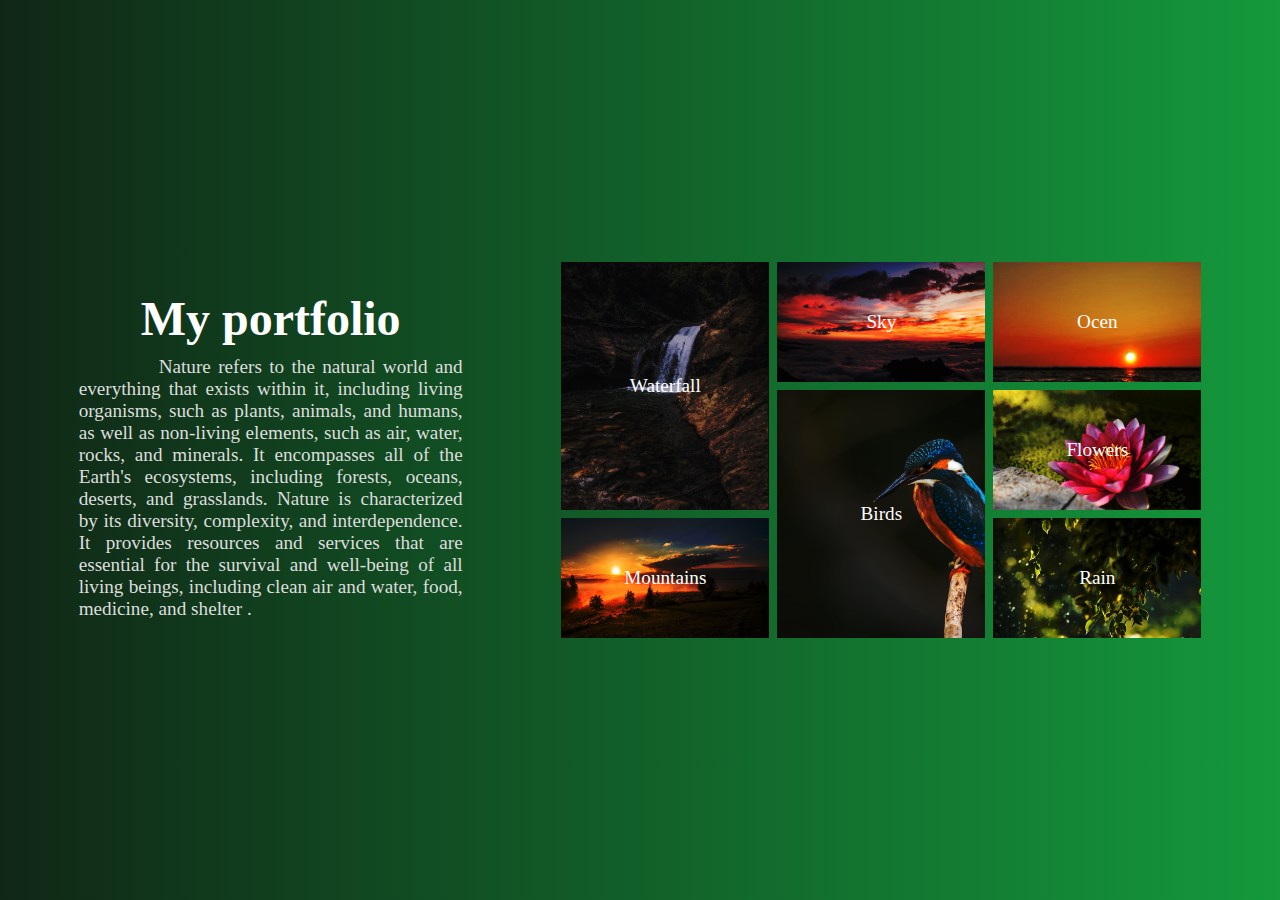
<file: index.html>
<!DOCTYPE html>
<html lang="en">
<head>
    <meta charset="UTF-8">
    <meta http-equiv="X-UA-Compatible" content="IE=edge">
    <meta name="viewport" content="width=device-width, initial-scale=1.0">
    <title>Grid portfolio</title>
    <link rel="stylesheet" href="grid.css">
</head>
<body>
    <div class="contanier">
        <div class="left-text">
            <h2 class="heading">My portfolio</h2>
            <p class="subheading">Nature refers to the natural world and everything that exists within it, including living organisms, such as plants, animals, and humans, as well as non-living elements, such as air, water, rocks, and minerals. It encompasses all of the Earth's ecosystems, including forests, oceans, deserts, and grasslands.
            Nature is characterized by its diversity, complexity, and interdependence. It provides resources and services that are essential for the survival and well-being of all living beings, including clean air and water, food, medicine, and shelter .</p>
        </div>
        <div class="gallary">
            <div class="box row-2" id="box1" style="background-image:url(waterfall.jpg)">Waterfall</div>
            <div class="box col-2" style="background-image:url(sky.jpg)">Sky</div>
            <div class="box" style="background-image:url(sea.jpg)">Ocen</div>
            <div class="box row-2" style="background-image:url(birds.jpg)">Birds</div>
            <div class="box col-2" style="background-image:url(flowers.jpg)">Flowers</div>
            <div class="box" style="background-image:url(mountain.jpg)">Mountains</div>
            <div class="box col-2" style="background-image:url(rain.jpg)">Rain</div>
        </div>
    </div>
</body>
</html>
</file>
<file: grid.css>
*{
    margin: 0;
    padding: 0;
    box-sizing: border-box;
}
body{
    font-size: 1.2rem;
}
.contanier{
    min-height: 100vh;
    display: flex;
    justify-content: space-evenly;
    align-items: center;
    gap: 20px;
    background: linear-gradient(to right,#102716,#14993c);
}
.left-text{
    flex-basis: 30%;
}
.heading{
    font-size: 3rem;
    color: white;
    text-align: center;
    margin: 10px; ;
}
.subheading{
    color: #ddd;
    margin-top: 10px;
    text-align: justify;
    text-indent: 80px;
}
.gallary{
    flex-basis: 50%;
    display: grid;
    gap: 8px;
    grid-template-columns: repeat(3,1fr);
    grid-auto-rows: 120px;
}
.box{
    background-size: cover;
    background-position: top;
    color: white;
    display: flex;
    justify-content: center;
    align-items: center;
    background-color: #222;
    background-blend-mode: hard-light;
    transition: all 1s ease-in-out;
    cursor: pointer;
}
.box:hover{
    background-color: #999;
    background-position: center;
    box-shadow: 0 0 4px #fff;
}
.row-2{
    grid-row: span 2;
}
.col-2{
    grid-column: 
}
@media screen and (max-width:1024px) 
{
.contanier{
    flex-direction:column ;
    padding-block: 20px;
}
.gallary{
    width: 100%;
    grid-auto-rows: 220px;
}
.box{
    grid-row: span 1;
    grid-column: span 3;
    padding:10px;
    
}
.left-text{
    padding: 10px;
}

    
}
</file>
